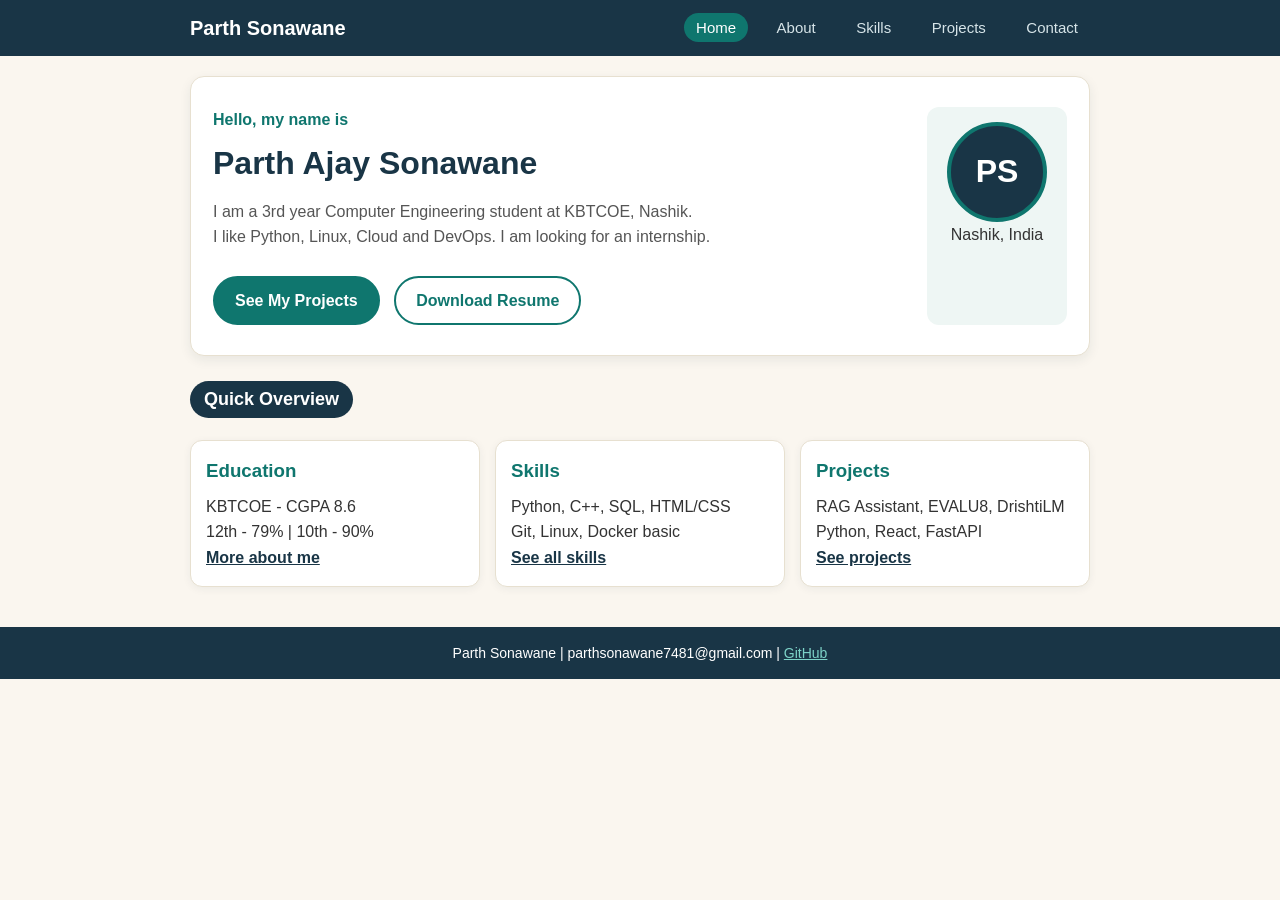
<file: index.html>
<!DOCTYPE html>
<html>
<head>
    <meta charset="UTF-8">
    <meta name="viewport" content="width=device-width, initial-scale=1.0">
    <title>Parth Sonawane - Home</title>
    <link rel="stylesheet" href="styles.css">
</head>
<body>

<!-- navigation bar starts here -->
<header class="navbar">
    <div class="nav-box">
        <p class="my-name">Parth Sonawane</p>
        <nav>
            <a href="index.html" class="active">Home</a>
            <a href="about.html">About</a>
            <a href="skills.html">Skills</a>
            <a href="projects.html">Projects</a>
            <a href="contact.html">Contact</a>
        </nav>
    </div>
</header>
<!-- navigation bar ends -->

<!-- main home section -->
<div class="main">

    <div class="hero">
        <div class="hero-text">
            <p class="small-text">Hello, my name is</p>
            <h1>Parth Ajay Sonawane</h1>
            <p class="info">I am a 3rd year Computer Engineering student at KBTCOE, Nashik.</p>
            <p class="info">I like Python, Linux, Cloud and DevOps. I am looking for an internship.</p>
            <br>
            <a href="projects.html" class="btn btn-orange">See My Projects</a>
            <a href="Parth-Sonawane-Resume.docx" download class="btn btn-white">Download Resume</a>
        </div>
        <div class="hero-photo">
            <div class="photo-circle">PS</div>
            <p>Nashik, India</p>
        </div>
    </div>

    <!-- three small boxes for quick info -->
    <h2 class="heading">Quick Overview</h2>
    <div class="three-box">
        <div class="card">
            <h3>Education</h3>
            <p>KBTCOE - CGPA 8.6</p>
            <p>12th - 79% | 10th - 90%</p>
            <a href="about.html">More about me</a>
        </div>
        <div class="card">
            <h3>Skills</h3>
            <p>Python, C++, SQL, HTML/CSS</p>
            <p>Git, Linux, Docker basic</p>
            <a href="skills.html">See all skills</a>
        </div>
        <div class="card">
            <h3>Projects</h3>
            <p>RAG Assistant, EVALU8, DrishtiLM</p>
            <p>Python, React, FastAPI</p>
            <a href="projects.html">See projects</a>
        </div>
    </div>

</div>

<!-- footer starts -->
<footer class="footer">
    <p>Parth Sonawane | parthsonawane7481@gmail.com | <a href="https://github.com/Parth99128">GitHub</a></p>
</footer>
<!-- footer ends -->

</body>
</html>
</file>
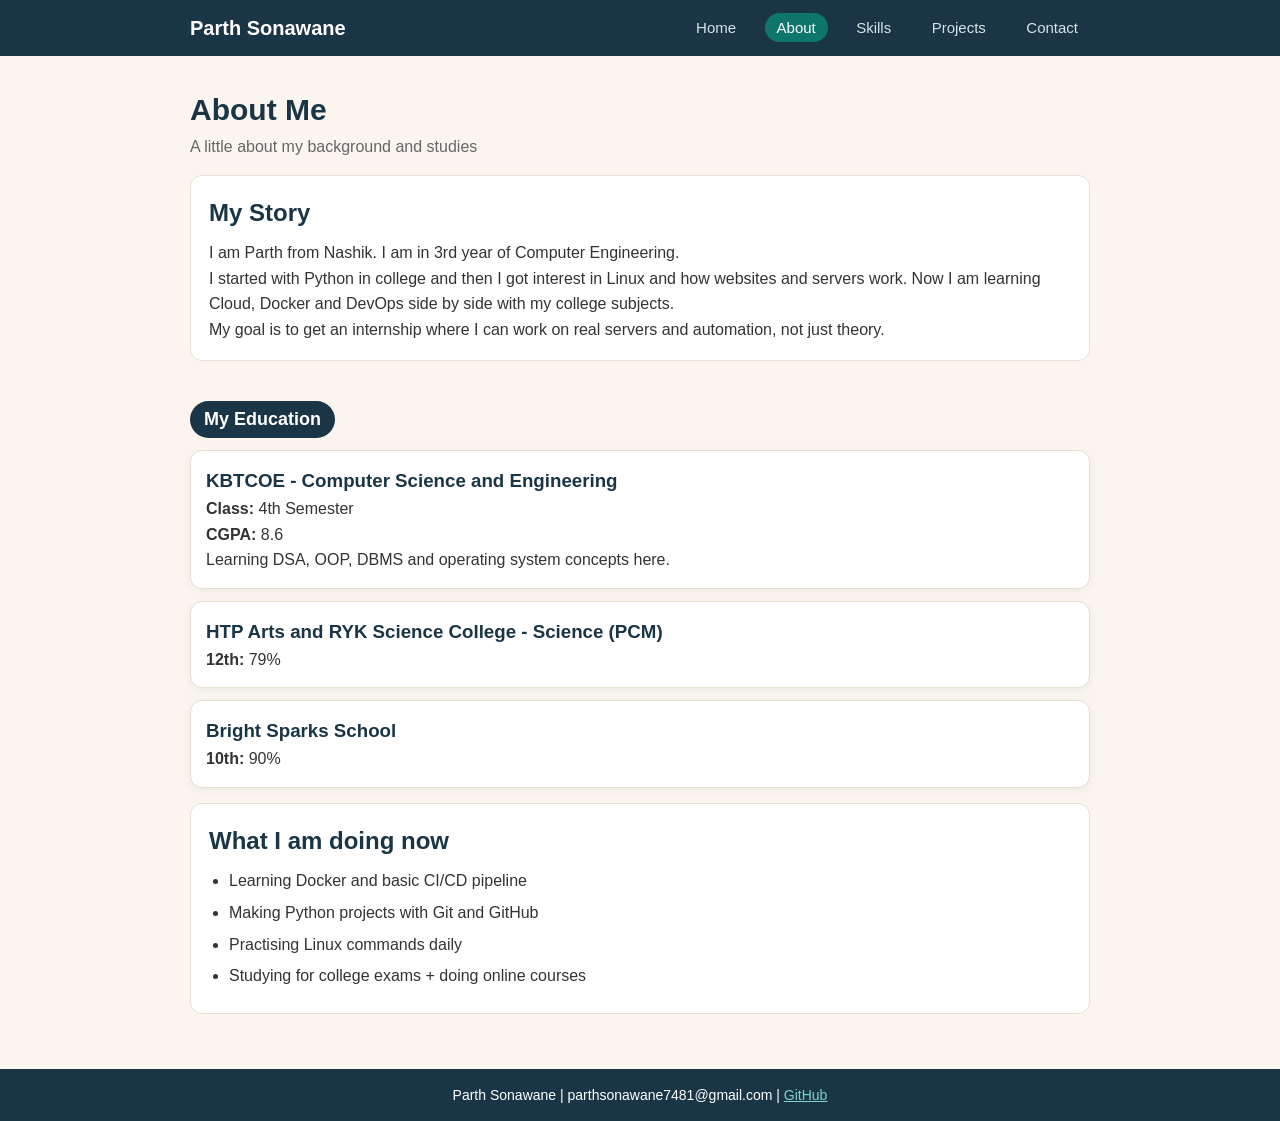
<file: about.html>
<!DOCTYPE html>
<html>
<head>
    <meta charset="UTF-8">
    <meta name="viewport" content="width=device-width, initial-scale=1.0">
    <title>Parth Sonawane - About</title>
    <link rel="stylesheet" href="styles.css">
</head>
<body>

<!-- navigation bar -->
<header class="navbar">
    <div class="nav-box">
        <p class="my-name">Parth Sonawane</p>
        <nav>
            <a href="index.html">Home</a>
            <a href="about.html" class="active">About</a>
            <a href="skills.html">Skills</a>
            <a href="projects.html">Projects</a>
            <a href="contact.html">Contact</a>
        </nav>
    </div>
</header>

<div class="main">

    <h1 class="page-title">About Me</h1>
    <p class="page-sub">A little about my background and studies</p>

    <div class="white-box">
        <h2>My Story</h2>
        <p>I am Parth from Nashik. I am in 3rd year of Computer Engineering.</p>
        <p>I started with Python in college and then I got interest in Linux and how websites and servers work. Now I am learning Cloud, Docker and DevOps side by side with my college subjects.</p>
        <p>My goal is to get an internship where I can work on real servers and automation, not just theory.</p>
    </div>

    <h2 class="heading">My Education</h2>

    <div class="edu-box">
        <h3>KBTCOE - Computer Science and Engineering</h3>
        <p><b>Class:</b> 4th Semester</p>
        <p><b>CGPA:</b> 8.6</p>
        <p>Learning DSA, OOP, DBMS and operating system concepts here.</p>
    </div>

    <div class="edu-box">
        <h3>HTP Arts and RYK Science College - Science (PCM)</h3>
        <p><b>12th:</b> 79%</p>
    </div>

    <div class="edu-box">
        <h3>Bright Sparks School</h3>
        <p><b>10th:</b> 90%</p>
    </div>

    <div class="white-box">
        <h2>What I am doing now</h2>
        <ul class="simple-list">
            <li>Learning Docker and basic CI/CD pipeline</li>
            <li>Making Python projects with Git and GitHub</li>
            <li>Practising Linux commands daily</li>
            <li>Studying for college exams + doing online courses</li>
        </ul>
    </div>

</div>

<footer class="footer">
    <p>Parth Sonawane | parthsonawane7481@gmail.com | <a href="https://github.com/Parth99128">GitHub</a></p>
</footer>

</body>
</html>
</file>
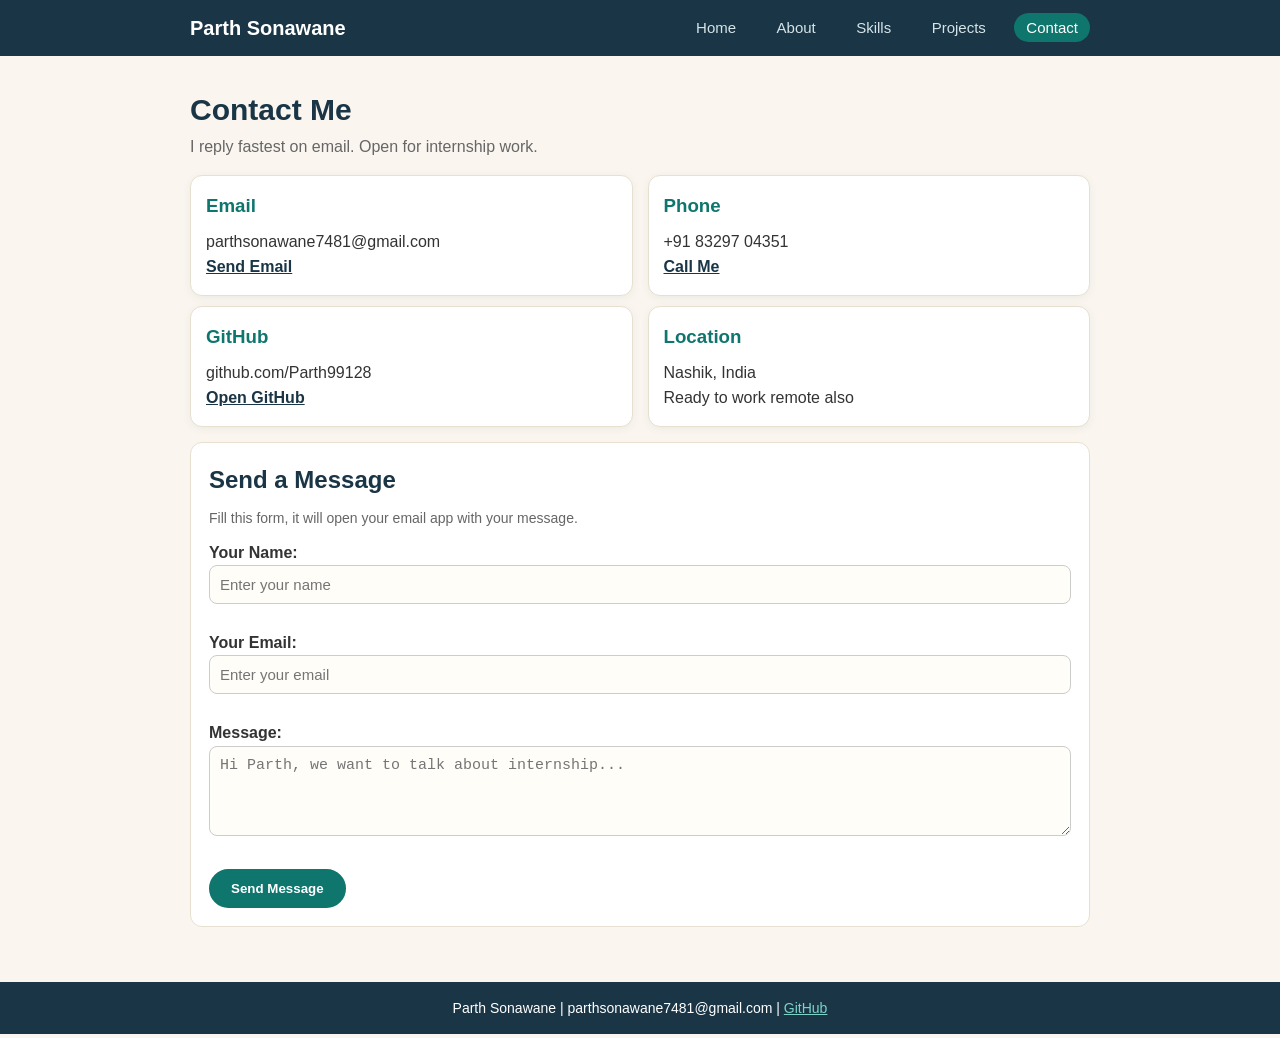
<file: contact.html>
<!DOCTYPE html>
<html>
<head>
    <meta charset="UTF-8">
    <meta name="viewport" content="width=device-width, initial-scale=1.0">
    <title>Parth Sonawane - Contact</title>
    <link rel="stylesheet" href="styles.css">
</head>
<body>

<!-- navigation bar -->
<header class="navbar">
    <div class="nav-box">
        <p class="my-name">Parth Sonawane</p>
        <nav>
            <a href="index.html">Home</a>
            <a href="about.html">About</a>
            <a href="skills.html">Skills</a>
            <a href="projects.html">Projects</a>
            <a href="contact.html" class="active">Contact</a>
        </nav>
    </div>
</header>

<div class="main">

    <h1 class="page-title">Contact Me</h1>
    <p class="page-sub">I reply fastest on email. Open for internship work.</p>

    <div class="two-box">
        <div class="card">
            <h3>Email</h3>
            <p>parthsonawane7481@gmail.com</p>
            <a href="mailto:parthsonawane7481@gmail.com">Send Email</a>
        </div>
        <div class="card">
            <h3>Phone</h3>
            <p>+91 83297 04351</p>
            <a href="tel:+918329704351">Call Me</a>
        </div>
    </div>

    <div class="two-box">
        <div class="card">
            <h3>GitHub</h3>
            <p>github.com/Parth99128</p>
            <a href="https://github.com/Parth99128">Open GitHub</a>
        </div>
        <div class="card">
            <h3>Location</h3>
            <p>Nashik, India</p>
            <p>Ready to work remote also</p>
        </div>
    </div>

    <!-- simple form using mailto, no backend needed -->
    <div class="white-box">
        <h2>Send a Message</h2>
        <p class="note">Fill this form, it will open your email app with your message.</p>
        <form action="mailto:parthsonawane7481@gmail.com" method="post" enctype="text/plain">
            <label>Your Name:</label><br>
            <input type="text" name="name" placeholder="Enter your name" required><br><br>

            <label>Your Email:</label><br>
            <input type="email" name="email" placeholder="Enter your email" required><br><br>

            <label>Message:</label><br>
            <textarea name="message" rows="4" placeholder="Hi Parth, we want to talk about internship..."></textarea><br><br>

            <button type="submit" class="btn btn-orange">Send Message</button>
        </form>
    </div>

</div>

<footer class="footer">
    <p>Parth Sonawane | parthsonawane7481@gmail.com | <a href="https://github.com/Parth99128">GitHub</a></p>
</footer>

</body>
</html>
</file>
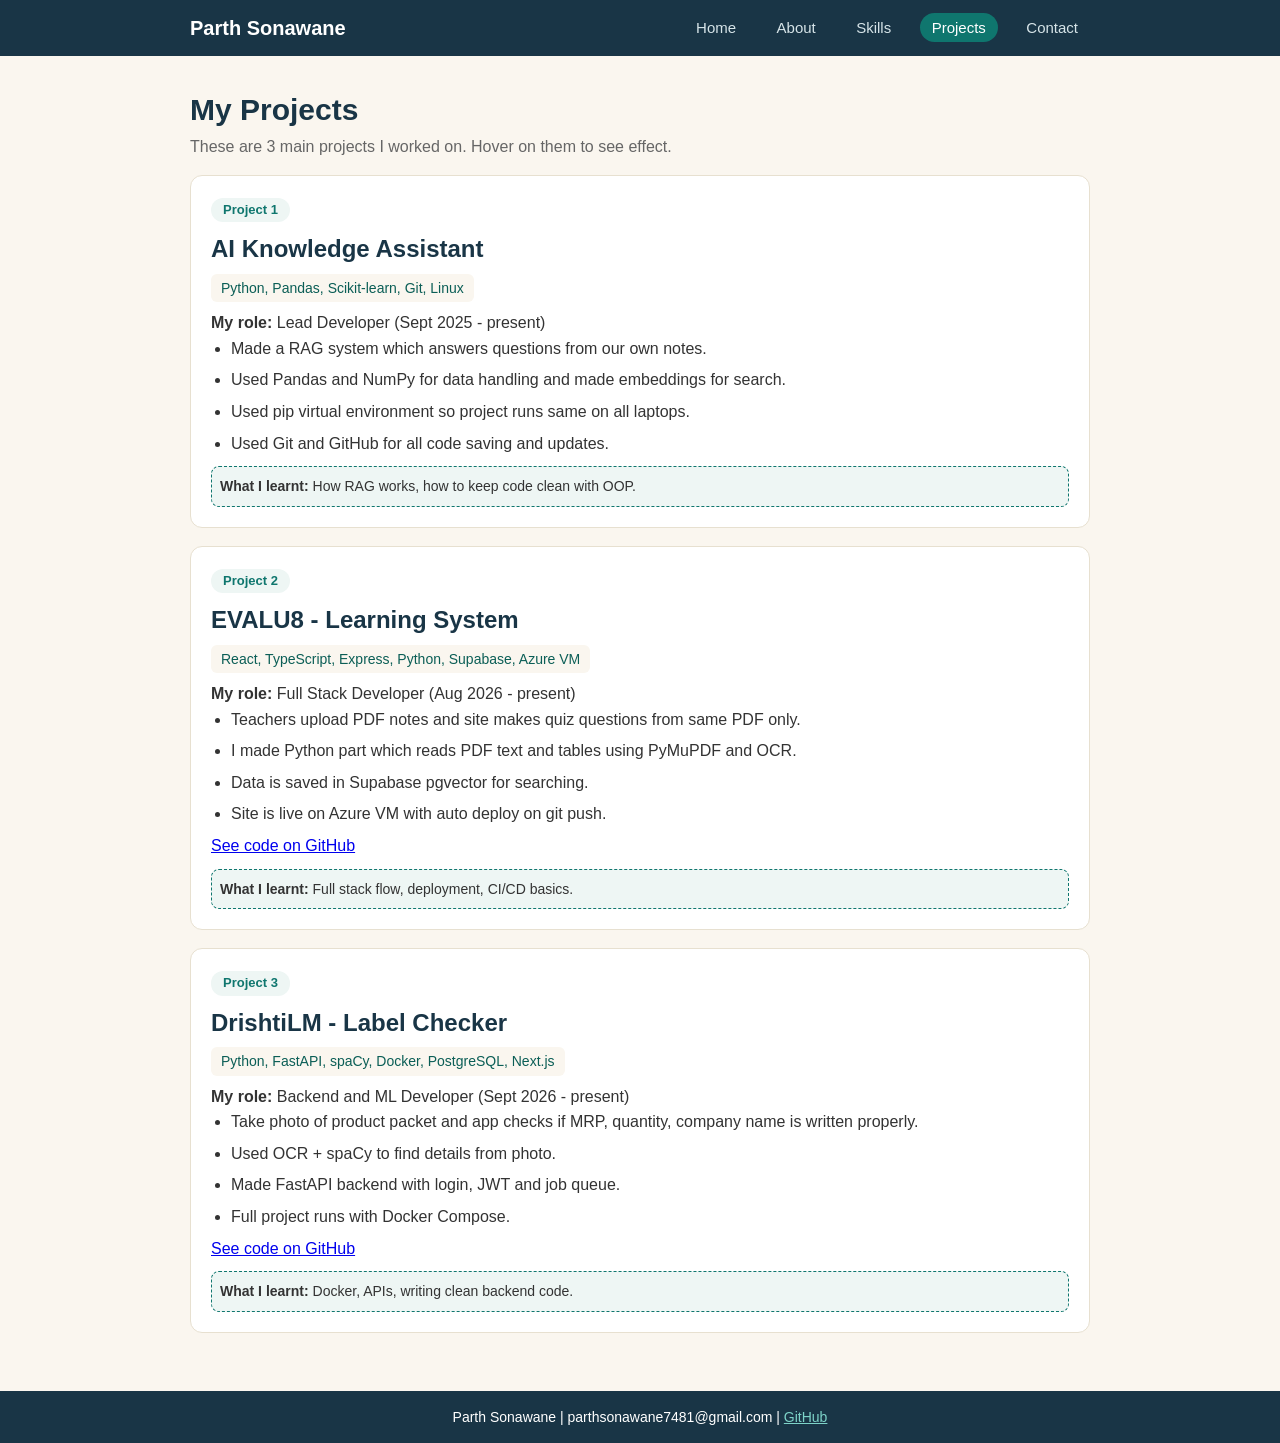
<file: projects.html>
<!DOCTYPE html>
<html>
<head>
    <meta charset="UTF-8">
    <meta name="viewport" content="width=device-width, initial-scale=1.0">
    <title>Parth Sonawane - Projects</title>
    <link rel="stylesheet" href="styles.css">
</head>
<body>

<!-- navigation bar -->
<header class="navbar">
    <div class="nav-box">
        <p class="my-name">Parth Sonawane</p>
        <nav>
            <a href="index.html">Home</a>
            <a href="about.html">About</a>
            <a href="skills.html">Skills</a>
            <a href="projects.html" class="active">Projects</a>
            <a href="contact.html">Contact</a>
        </nav>
    </div>
</header>

<div class="main">

    <h1 class="page-title">My Projects</h1>
    <p class="page-sub">These are 3 main projects I worked on. Hover on them to see effect.</p>

    <!-- project 1 -->
    <div class="project">
        <p class="project-no">Project 1</p>
        <h2>AI Knowledge Assistant</h2>
        <p class="tech">Python, Pandas, Scikit-learn, Git, Linux</p>
        <p><b>My role:</b> Lead Developer (Sept 2025 - present)</p>
        <ul class="simple-list">
            <li>Made a RAG system which answers questions from our own notes.</li>
            <li>Used Pandas and NumPy for data handling and made embeddings for search.</li>
            <li>Used pip virtual environment so project runs same on all laptops.</li>
            <li>Used Git and GitHub for all code saving and updates.</li>
        </ul>
        <p class="learnt"><b>What I learnt:</b> How RAG works, how to keep code clean with OOP.</p>
    </div>

    <!-- project 2 -->
    <div class="project">
        <p class="project-no">Project 2</p>
        <h2>EVALU8 - Learning System</h2>
        <p class="tech">React, TypeScript, Express, Python, Supabase, Azure VM</p>
        <p><b>My role:</b> Full Stack Developer (Aug 2026 - present)</p>
        <ul class="simple-list">
            <li>Teachers upload PDF notes and site makes quiz questions from same PDF only.</li>
            <li>I made Python part which reads PDF text and tables using PyMuPDF and OCR.</li>
            <li>Data is saved in Supabase pgvector for searching.</li>
            <li>Site is live on Azure VM with auto deploy on git push.</li>
        </ul>
        <p><a href="https://github.com/Parth99128/Equalu8">See code on GitHub</a></p>
        <p class="learnt"><b>What I learnt:</b> Full stack flow, deployment, CI/CD basics.</p>
    </div>

    <!-- project 3 -->
    <div class="project">
        <p class="project-no">Project 3</p>
        <h2>DrishtiLM - Label Checker</h2>
        <p class="tech">Python, FastAPI, spaCy, Docker, PostgreSQL, Next.js</p>
        <p><b>My role:</b> Backend and ML Developer (Sept 2026 - present)</p>
        <ul class="simple-list">
            <li>Take photo of product packet and app checks if MRP, quantity, company name is written properly.</li>
            <li>Used OCR + spaCy to find details from photo.</li>
            <li>Made FastAPI backend with login, JWT and job queue.</li>
            <li>Full project runs with Docker Compose.</li>
        </ul>
        <p><a href="https://github.com/Parth99128/compliant_scanner">See code on GitHub</a></p>
        <p class="learnt"><b>What I learnt:</b> Docker, APIs, writing clean backend code.</p>
    </div>

</div>

<footer class="footer">
    <p>Parth Sonawane | parthsonawane7481@gmail.com | <a href="https://github.com/Parth99128">GitHub</a></p>
</footer>

</body>
</html>
</file>
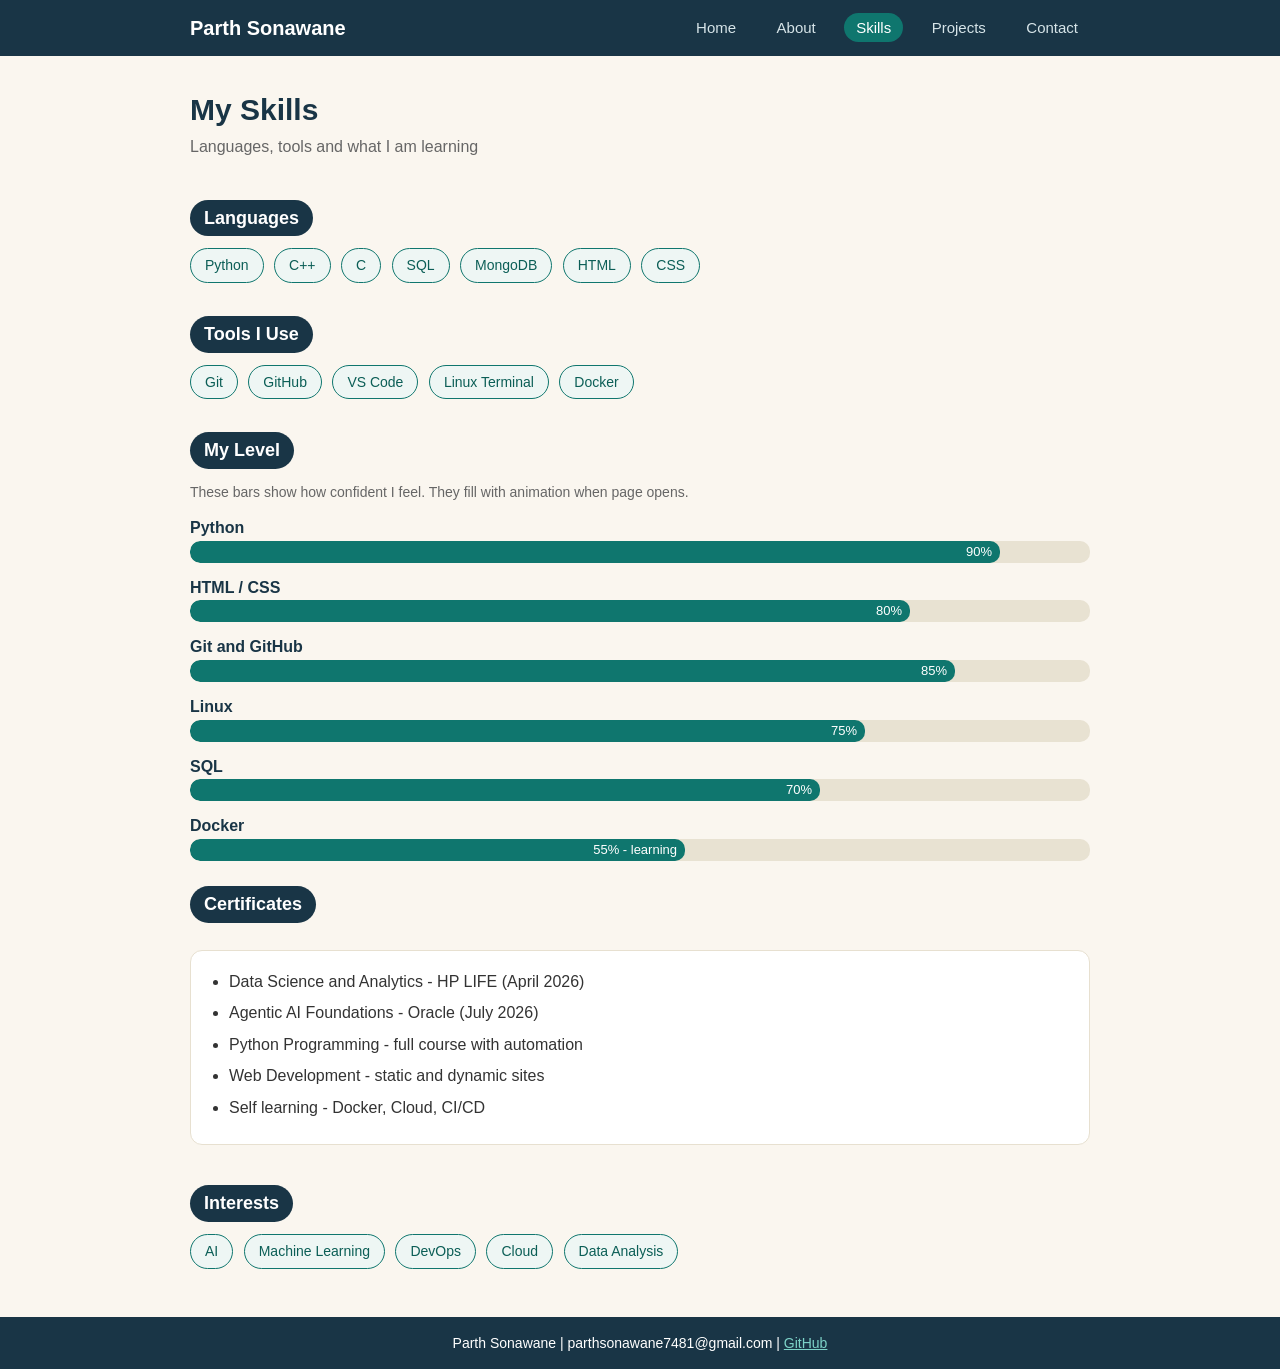
<file: skills.html>
<!DOCTYPE html>
<html>
<head>
    <meta charset="UTF-8">
    <meta name="viewport" content="width=device-width, initial-scale=1.0">
    <title>Parth Sonawane - Skills</title>
    <link rel="stylesheet" href="styles.css">
</head>
<body>

<!-- navigation bar -->
<header class="navbar">
    <div class="nav-box">
        <p class="my-name">Parth Sonawane</p>
        <nav>
            <a href="index.html">Home</a>
            <a href="about.html">About</a>
            <a href="skills.html" class="active">Skills</a>
            <a href="projects.html">Projects</a>
            <a href="contact.html">Contact</a>
        </nav>
    </div>
</header>

<div class="main">

    <h1 class="page-title">My Skills</h1>
    <p class="page-sub">Languages, tools and what I am learning</p>

    <h2 class="heading">Languages</h2>
    <div class="tag-box">
        <span>Python</span>
        <span>C++</span>
        <span>C</span>
        <span>SQL</span>
        <span>MongoDB</span>
        <span>HTML</span>
        <span>CSS</span>
    </div>

    <h2 class="heading">Tools I Use</h2>
    <div class="tag-box">
        <span>Git</span>
        <span>GitHub</span>
        <span>VS Code</span>
        <span>Linux Terminal</span>
        <span>Docker</span>
    </div>

    <h2 class="heading">My Level</h2>
    <p class="note">These bars show how confident I feel. They fill with animation when page opens.</p>

    <!-- skill bar: outer is grey box, inner is orange box which fills -->
    <p class="skill-name">Python</p>
    <div class="outer-bar">
        <div class="inner-bar bar-90">90%</div>
    </div>

    <p class="skill-name">HTML / CSS</p>
    <div class="outer-bar">
        <div class="inner-bar bar-80">80%</div>
    </div>

    <p class="skill-name">Git and GitHub</p>
    <div class="outer-bar">
        <div class="inner-bar bar-85">85%</div>
    </div>

    <p class="skill-name">Linux</p>
    <div class="outer-bar">
        <div class="inner-bar bar-75">75%</div>
    </div>

    <p class="skill-name">SQL</p>
    <div class="outer-bar">
        <div class="inner-bar bar-70">70%</div>
    </div>

    <p class="skill-name">Docker</p>
    <div class="outer-bar">
        <div class="inner-bar bar-55">55% - learning</div>
    </div>

    <h2 class="heading">Certificates</h2>
    <div class="white-box">
        <ul class="simple-list">
            <li>Data Science and Analytics - HP LIFE (April 2026)</li>
            <li>Agentic AI Foundations - Oracle (July 2026)</li>
            <li>Python Programming - full course with automation</li>
            <li>Web Development - static and dynamic sites</li>
            <li>Self learning - Docker, Cloud, CI/CD</li>
        </ul>
    </div>

    <h2 class="heading">Interests</h2>
    <div class="tag-box">
        <span>AI</span>
        <span>Machine Learning</span>
        <span>DevOps</span>
        <span>Cloud</span>
        <span>Data Analysis</span>
    </div>

</div>

<footer class="footer">
    <p>Parth Sonawane | parthsonawane7481@gmail.com | <a href="https://github.com/Parth99128">GitHub</a></p>
</footer>

</body>
</html>
</file>
<file: styles.css>
/* my portfolio stylesheet - Parth */
/* one css file for all 5 pages */

* {
    margin: 0;
    padding: 0;
    box-sizing: border-box;
}

body {
    font-family: Arial, Helvetica, sans-serif;
    background-color: #faf6ef;
    color: #333;
    line-height: 1.6;
}

/* animation 1 : headings come up slowly */
@keyframes comeUp {
    from {
        opacity: 0;
        margin-top: 30px;
    }
    to {
        opacity: 1;
        margin-top: 0;
    }
}

/* animation 2 : skill bar filling */
@keyframes fillBar {
    from { width: 0; }
}

/* animation 3 : photo moves up and down */
@keyframes photoBounce {
    0%, 100% { transform: translateY(0); }
    50% { transform: translateY(-8px); }
}

/* navbar */
.navbar {
    background-color: #193546;
    padding: 12px 0;
    position: sticky;
    top: 0;
}

.nav-box {
    width: 90%;
    max-width: 900px;
    margin: auto;
    display: flex;
    justify-content: space-between;
    align-items: center;
}

.my-name {
    color: white;
    font-size: 20px;
    font-weight: bold;
}

.nav-box nav a {
    color: #d6e4e8;
    text-decoration: none;
    margin-left: 12px;
    font-size: 15px;
    padding: 6px 12px;
    border-radius: 20px;
    transition: background-color 0.3s, color 0.3s;
}

.nav-box nav a:hover {
    background-color: #2a5368;
    color: white;
}

.nav-box nav a.active {
    background-color: #0f766e;
    color: white;
}

/* main area */
.main {
    width: 90%;
    max-width: 900px;
    margin: auto;
    padding: 20px 0 40px 0;
}

/* home hero box - plain card, no side line */
.hero {
    background-color: #ffffff;
    border: 1px solid #e7e0d0;
    border-radius: 14px;
    padding: 30px 22px;
    display: flex;
    justify-content: space-between;
    gap: 20px;
    box-shadow: 0 4px 12px rgba(25, 53, 70, 0.08);
    animation: comeUp 0.8s;
}

.small-text {
    color: #0f766e;
    font-weight: bold;
}

.hero h1 {
    font-size: 32px;
    margin: 5px 0 10px 0;
    color: #193546;
    animation: comeUp 0.8s;
}

.info {
    color: #555;
}

.hero-photo {
    text-align: center;
    background-color: #eef6f4;
    border-radius: 12px;
    padding: 15px 20px;
}

.photo-circle {
    width: 100px;
    height: 100px;
    background-color: #193546;
    color: white;
    font-size: 32px;
    font-weight: bold;
    border-radius: 50%;
    border: 4px solid #0f766e;
    display: flex;
    align-items: center;
    justify-content: center;
    margin: auto;
    animation: photoBounce 3s infinite;
}

/* buttons */
.btn {
    display: inline-block;
    padding: 10px 20px;
    border-radius: 25px;
    text-decoration: none;
    font-weight: bold;
    margin-right: 10px;
    border: 2px solid #0f766e;
    transition: transform 0.3s, background-color 0.3s;
}

.btn-orange {
    background-color: #0f766e;
    color: white;
}

.btn-white {
    background-color: white;
    color: #0f766e;
}

.btn:hover {
    transform: scale(1.05);
}

.btn-orange:hover {
    background-color: #0b5e56;
}

.btn-white:hover {
    background-color: #e6f4f1;
}

/* headings - simple round label, no lines */
.heading {
    margin: 25px 0 12px 0;
    background-color: #193546;
    color: white;
    display: inline-block;
    padding: 4px 14px;
    border-radius: 20px;
    font-size: 18px;
    animation: comeUp 0.8s;
}

.page-title {
    font-size: 30px;
    margin-top: 10px;
    color: #193546;
    animation: comeUp 0.8s;
}

.page-sub {
    color: #666;
    margin-bottom: 15px;
}

/* cards */
.three-box, .two-box {
    display: flex;
    gap: 15px;
    margin-top: 10px;
}

.card {
    background-color: white;
    border: 1px solid #e7e0d0;
    border-radius: 12px;
    padding: 15px;
    flex: 1;
    box-shadow: 0 2px 8px rgba(25, 53, 70, 0.06);
    transition: transform 0.3s, box-shadow 0.3s;
}

.card:hover {
    transform: translateY(-5px);
    box-shadow: 0 6px 16px rgba(15, 118, 110, 0.18);
}

.card h3 {
    color: #0f766e;
    margin-bottom: 8px;
}

.card a {
    color: #193546;
    font-weight: bold;
}

/* normal white box */
.white-box {
    background-color: white;
    border: 1px solid #e7e0d0;
    border-radius: 12px;
    padding: 18px;
    margin: 15px 0;
}

.white-box h2 {
    margin-bottom: 8px;
    color: #193546;
}

/* lists */
.simple-list {
    margin-left: 20px;
}

.simple-list li {
    margin-bottom: 6px;
    transition: margin-left 0.3s;
}

.simple-list li:hover {
    margin-left: 5px;
    color: #0f766e;
}

/* education boxes - plain cards, no side line */
.edu-box {
    background-color: white;
    border: 1px solid #e7e0d0;
    border-radius: 12px;
    padding: 15px;
    margin-bottom: 12px;
    box-shadow: 0 2px 8px rgba(25, 53, 70, 0.06);
    transition: transform 0.3s, box-shadow 0.3s;
}

.edu-box:hover {
    transform: translateY(-4px);
    box-shadow: 0 6px 16px rgba(15, 118, 110, 0.18);
}

.edu-box h3 {
    color: #193546;
}

/* skill tags */
.tag-box span {
    display: inline-block;
    background-color: #eef6f4;
    border: 1px solid #0f766e;
    color: #0b5e56;
    padding: 5px 14px;
    border-radius: 20px;
    margin: 0 6px 8px 0;
    font-size: 14px;
    transition: background-color 0.3s, color 0.3s, transform 0.3s;
}

.tag-box span:hover {
    background-color: #0f766e;
    color: white;
    transform: scale(1.08);
}

.note {
    color: #666;
    font-size: 14px;
    margin-bottom: 10px;
}

.skill-name {
    font-weight: bold;
    margin-top: 12px;
    color: #193546;
}

/* outer grey bar */
.outer-bar {
    background-color: #e8e2d2;
    border-radius: 10px;
    height: 22px;
    overflow: hidden;
}

/* inner green bar */
.inner-bar {
    background-color: #0f766e;
    color: white;
    font-size: 13px;
    text-align: right;
    padding-right: 8px;
    height: 100%;
    line-height: 22px;
    border-radius: 10px;
    animation: fillBar 1.5s;
}

.bar-90 { width: 90%; }
.bar-85 { width: 85%; }
.bar-80 { width: 80%; }
.bar-75 { width: 75%; }
.bar-70 { width: 70%; }
.bar-55 { width: 55%; }

/* projects page */
.project {
    background-color: white;
    border: 1px solid #e7e0d0;
    border-radius: 12px;
    padding: 20px;
    margin-bottom: 18px;
    transition: box-shadow 0.3s, transform 0.3s;
}

.project:hover {
    box-shadow: 0 8px 20px rgba(25, 53, 70, 0.15);
    transform: translateY(-4px);
}

.project-no {
    background-color: #eef6f4;
    color: #0f766e;
    display: inline-block;
    padding: 2px 12px;
    border-radius: 12px;
    font-size: 13px;
    font-weight: bold;
    margin-bottom: 8px;
}

.project h2 {
    margin-bottom: 5px;
    color: #193546;
}

.tech {
    background-color: #faf6ef;
    display: inline-block;
    padding: 3px 10px;
    border-radius: 6px;
    color: #0b5e56;
    font-size: 14px;
    margin-bottom: 8px;
}

.learnt {
    background-color: #eef6f4;
    border: 1px dashed #0f766e;
    padding: 8px;
    border-radius: 8px;
    margin-top: 10px;
    font-size: 14px;
}

/* contact form */
label {
    font-weight: bold;
}

input, textarea {
    width: 100%;
    padding: 10px;
    border: 1px solid #ccc;
    border-radius: 8px;
    font-size: 15px;
    background-color: #fffdf7;
}

input:focus, textarea:focus {
    border-color: #0f766e;
    outline: none;
    background-color: white;
}

/* footer */
.footer {
    background-color: #193546;
    color: white;
    text-align: center;
    padding: 15px;
    font-size: 14px;
}

.footer a {
    color: #7dd3c8;
}

/* for mobile */
@media (max-width: 650px) {
    .hero {
        flex-direction: column;
        text-align: center;
    }
    .three-box, .two-box {
        flex-direction: column;
    }
    .nav-box {
        flex-direction: column;
        gap: 8px;
    }
    .hero h1 {
        font-size: 24px;
    }
}
</file>
